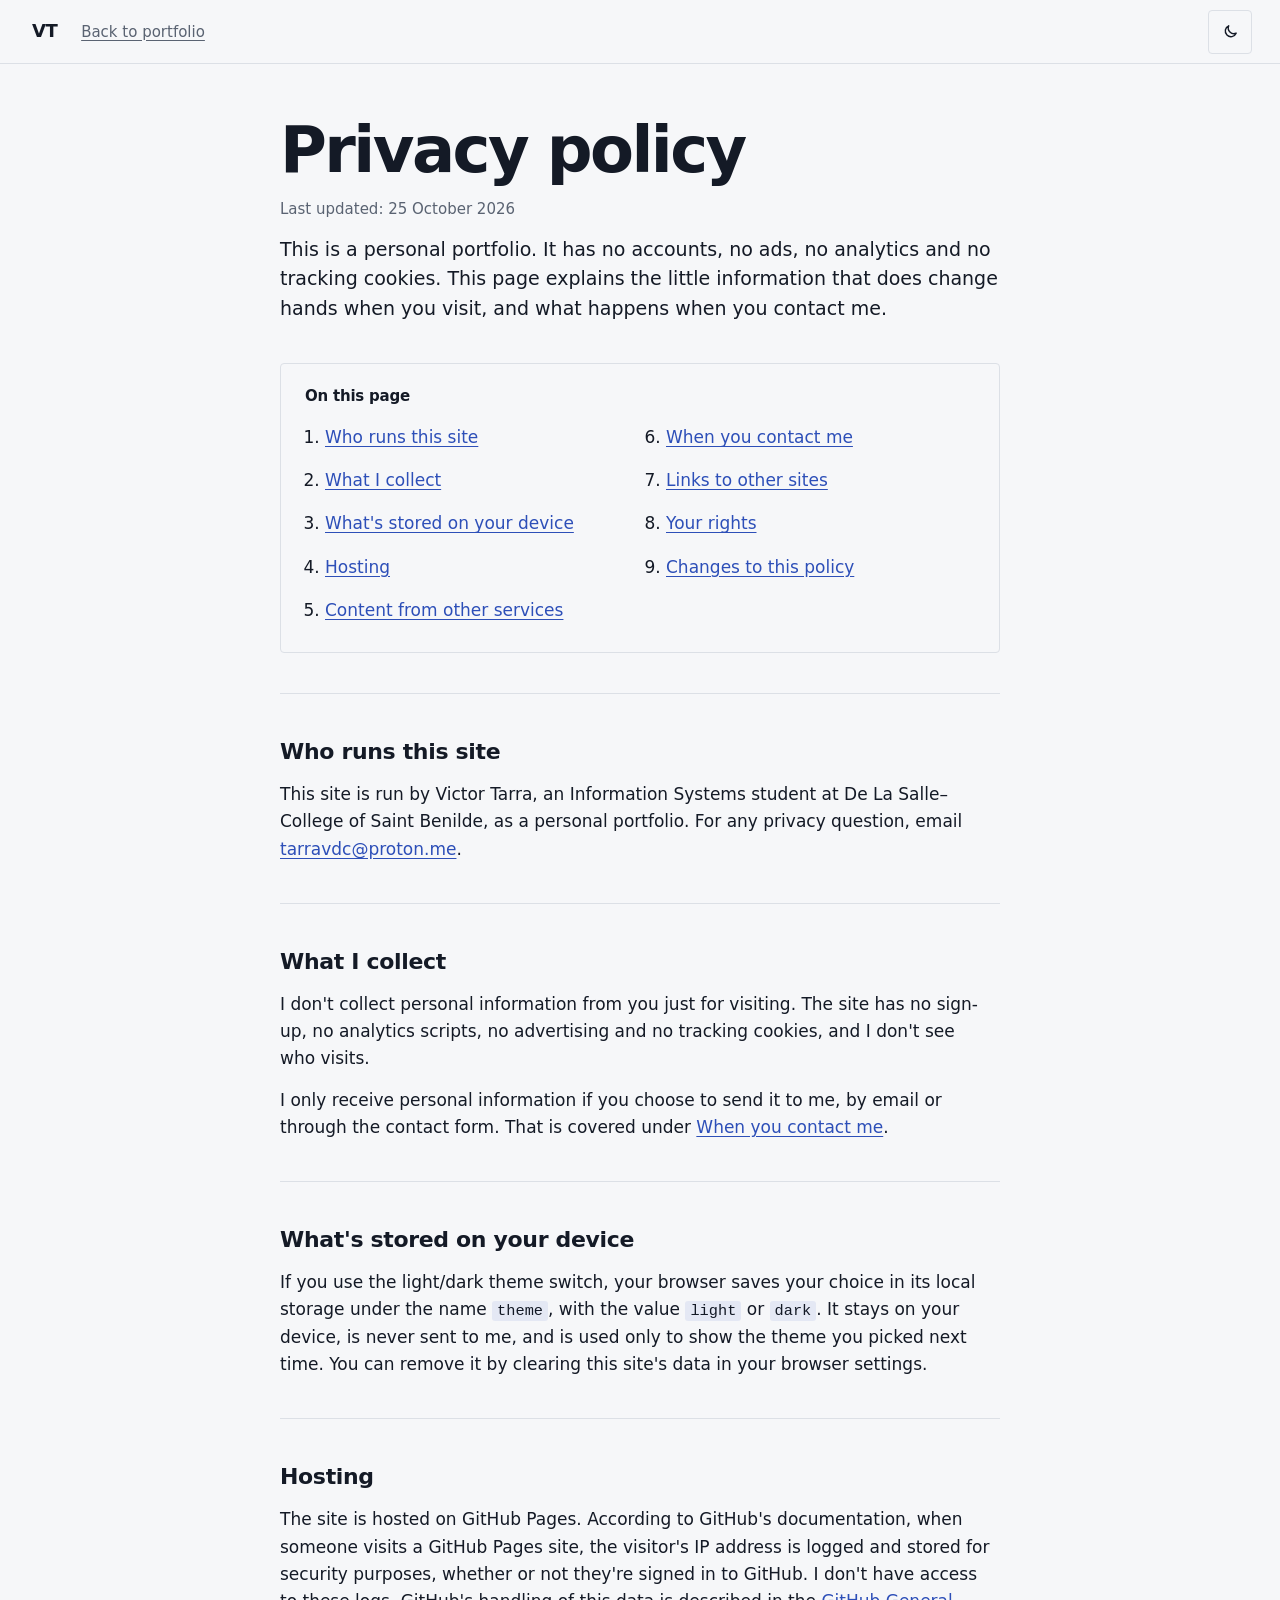
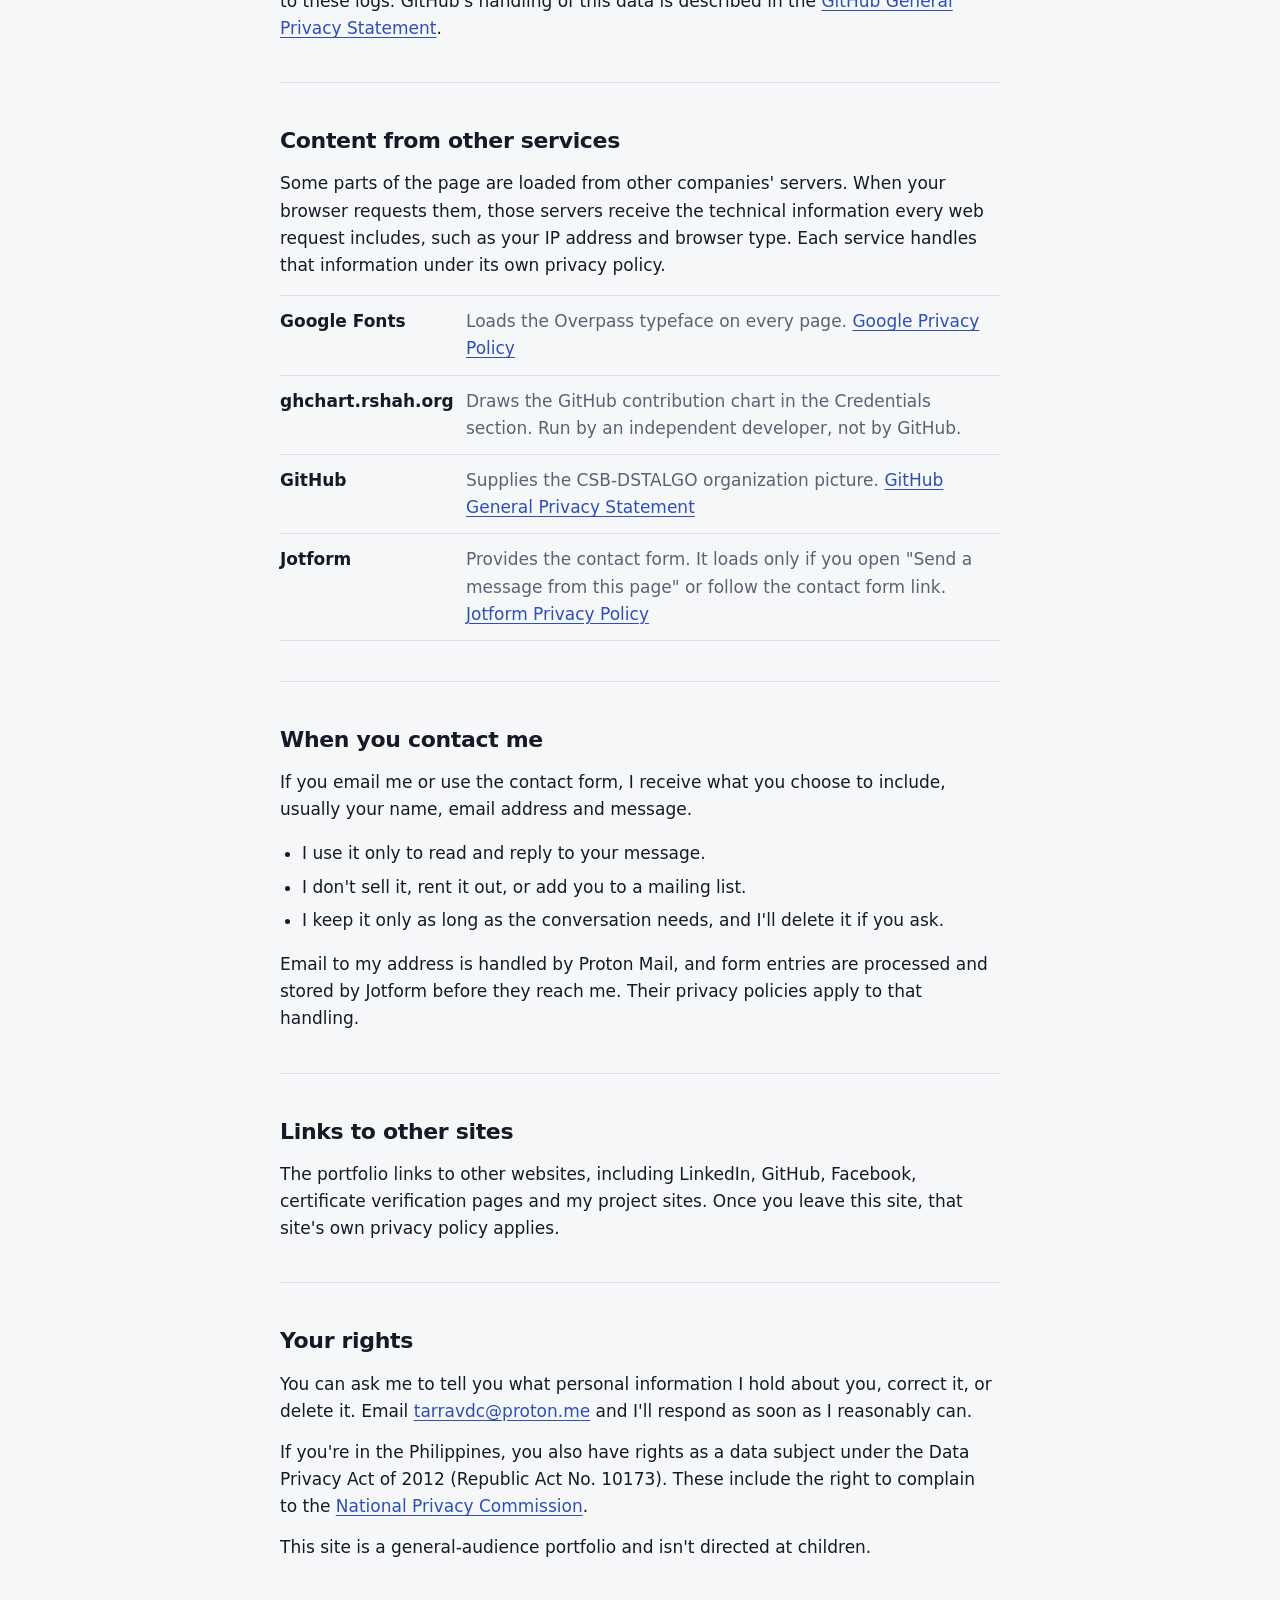
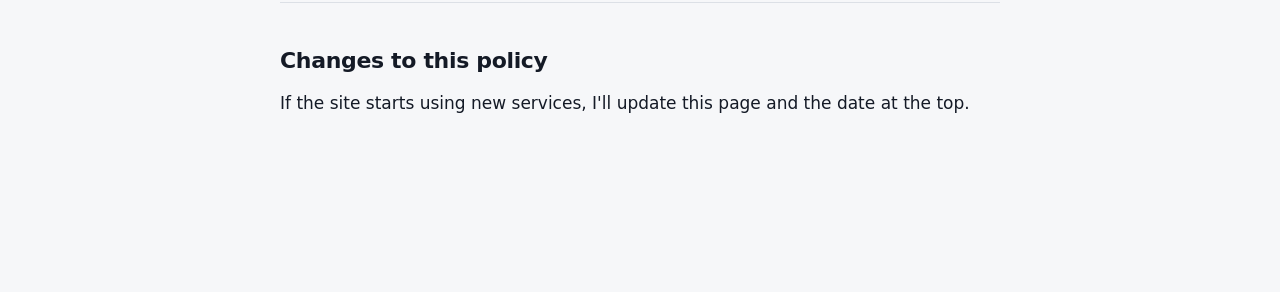
<file: privacy.html>
<!doctype html>
<html lang="en">
<head>
  <meta charset="utf-8" />
  <meta name="viewport" content="width=device-width, initial-scale=1" />
  <title>Privacy Policy | Victor Tarra</title>
  <meta name="description" content="How Victor Tarra's portfolio site handles visitor information." />
  <meta name="author" content="Victor Tarra" />
  <meta name="theme-color" content="#F6F7F9" media="(prefers-color-scheme: light)" />
  <meta name="theme-color" content="#0E131C" media="(prefers-color-scheme: dark)" />
  <link rel="canonical" href="https://tarravictor.github.io/MyPortfolio/privacy.html" />
    <meta http-equiv="Content-Security-Policy" content="default-src 'self'; script-src 'self' 'sha256-m3/v9xclebGPZrEqSOg/mvUuJF/owQPWjVMjzly1fbo=' 'sha256-/x7W7R75k8Roq0WaVRQX9blP4OufE5xbAdzklGxsgpw=' 'sha256-Y8M2nyVjJnbpSzcmLPBDqtbo3uvzaY9uq6XXH+BQgis='; style-src 'self' https://fonts.googleapis.com; style-src-attr 'unsafe-inline'; font-src https://fonts.gstatic.com; img-src 'self' data: https://ghchart.rshah.org https://avatars.githubusercontent.com https://placehold.co; frame-src https://form.jotform.com; connect-src 'none'; object-src 'none'; base-uri 'self'; form-action 'none'" />
  <meta name="referrer" content="strict-origin-when-cross-origin" />
  <script>if (window.top !== window.self) window.top.location = window.self.location;</script>
  <script>document.documentElement.classList.add('js');</script>
  <script>try { var t = localStorage.getItem('theme'); if (t === 'light' || t === 'dark') document.documentElement.dataset.theme = t; } catch (e) {}</script>
  <link rel="icon" type="image/svg+xml" href="favicon.svg" />
  <link rel="preconnect" href="https://fonts.googleapis.com" />
  <link rel="preconnect" href="https://fonts.gstatic.com" crossorigin />
  <link href="https://fonts.googleapis.com/css2?family=Overpass:ital,wght@0,400;0,500;0,600;0,800;0,900;1,400&display=swap" rel="stylesheet" />
  <link rel="stylesheet" href="style.css" />
  <script src="script.js" defer></script>
</head>
<body class="doc">
  <svg width="0" height="0" style="position:absolute" aria-hidden="true">
    <symbol id="i-moon" viewBox="0 0 24 24"><path d="M20 14.5A8 8 0 0 1 9.5 4a8 8 0 1 0 10.5 10.5z" fill="none" stroke="currentColor" stroke-width="2" stroke-linejoin="round"/></symbol>
    <symbol id="i-sun" viewBox="0 0 24 24"><circle cx="12" cy="12" r="4" fill="none" stroke="currentColor" stroke-width="2"/><path d="M12 2v2M12 20v2M4.9 4.9l1.4 1.4M17.7 17.7l1.4 1.4M2 12h2M20 12h2M4.9 19.1l1.4-1.4M17.7 6.3l1.4-1.4" fill="none" stroke="currentColor" stroke-width="2" stroke-linecap="round"/></symbol>
  </svg>

  <a href="#main" class="skip">Skip to content</a>

  <header class="doc-bar">
    <a href="./" class="mark" aria-label="Victor Tarra, back to portfolio">VT</a>
    <a href="./" class="doc-back">Back to portfolio</a>
    <button type="button" class="theme-btn js-theme" aria-label="Switch to dark theme"><svg class="ic ic-moon"><use href="#i-moon"/></svg><svg class="ic ic-sun"><use href="#i-sun"/></svg></button>
  </header>

  <main id="main" tabindex="-1" class="doc-main">
    <article class="policy">
      <h1>Privacy policy</h1>
      <p class="policy-meta">Last updated: 25 October 2026</p>

      <p class="policy-lede">This is a personal portfolio. It has no accounts, no ads, no analytics and no tracking cookies. This page explains the little information that does change hands when you visit, and what happens when you contact me.</p>

      <nav class="policy-toc" aria-label="On this page">
        <h2>On this page</h2>
        <ol>
          <li><a href="#who">Who runs this site</a></li>
          <li><a href="#collect">What I collect</a></li>
          <li><a href="#device">What's stored on your device</a></li>
          <li><a href="#hosting">Hosting</a></li>
          <li><a href="#third-party">Content from other services</a></li>
          <li><a href="#contact">When you contact me</a></li>
          <li><a href="#links">Links to other sites</a></li>
          <li><a href="#rights">Your rights</a></li>
          <li><a href="#changes">Changes to this policy</a></li>
        </ol>
      </nav>

      <section id="who">
        <h2>Who runs this site</h2>
        <p>This site is run by Victor Tarra, an Information Systems student at De La Salle–College of Saint Benilde, as a personal portfolio. For any privacy question, email <a href="mailto:tarravdc@proton.me">tarravdc@proton.me</a>.</p>
      </section>

      <section id="collect">
        <h2>What I collect</h2>
        <p>I don't collect personal information from you just for visiting. The site has no sign-up, no analytics scripts, no advertising and no tracking cookies, and I don't see who visits.</p>
        <p>I only receive personal information if you choose to send it to me, by email or through the contact form. That is covered under <a href="#contact">When you contact me</a>.</p>
      </section>

      <section id="device">
        <h2>What's stored on your device</h2>
        <p>If you use the light/dark theme switch, your browser saves your choice in its local storage under the name <code>theme</code>, with the value <code>light</code> or <code>dark</code>. It stays on your device, is never sent to me, and is used only to show the theme you picked next time. You can remove it by clearing this site's data in your browser settings.</p>
      </section>

      <section id="hosting">
        <h2>Hosting</h2>
        <p>The site is hosted on GitHub Pages. According to GitHub's documentation, when someone visits a GitHub Pages site, the visitor's IP address is logged and stored for security purposes, whether or not they're signed in to GitHub. I don't have access to these logs. GitHub's handling of this data is described in the <a href="https://docs.github.com/en/site-policy/privacy-policies/github-general-privacy-statement" target="_blank" rel="noopener noreferrer">GitHub General Privacy Statement</a>.</p>
      </section>

      <section id="third-party">
        <h2>Content from other services</h2>
        <p>Some parts of the page are loaded from other companies' servers. When your browser requests them, those servers receive the technical information every web request includes, such as your IP address and browser type. Each service handles that information under its own privacy policy.</p>
        <dl class="policy-list">
          <div><dt>Google Fonts</dt><dd>Loads the Overpass typeface on every page. <a href="https://policies.google.com/privacy" target="_blank" rel="noopener noreferrer">Google Privacy Policy</a></dd></div>
          <div><dt>ghchart.rshah.org</dt><dd>Draws the GitHub contribution chart in the Credentials section. Run by an independent developer, not by GitHub.</dd></div>
          <div><dt>GitHub</dt><dd>Supplies the CSB-DSTALGO organization picture. <a href="https://docs.github.com/en/site-policy/privacy-policies/github-general-privacy-statement" target="_blank" rel="noopener noreferrer">GitHub General Privacy Statement</a></dd></div>
          <div><dt>Jotform</dt><dd>Provides the contact form. It loads only if you open "Send a message from this page" or follow the contact form link. <a href="https://www.jotform.com/privacy/" target="_blank" rel="noopener noreferrer">Jotform Privacy Policy</a></dd></div>
        </dl>
      </section>

      <section id="contact">
        <h2>When you contact me</h2>
        <p>If you email me or use the contact form, I receive what you choose to include, usually your name, email address and message.</p>
        <ul class="policy-bullets">
          <li>I use it only to read and reply to your message.</li>
          <li>I don't sell it, rent it out, or add you to a mailing list.</li>
          <li>I keep it only as long as the conversation needs, and I'll delete it if you ask.</li>
        </ul>
        <p>Email to my address is handled by Proton Mail, and form entries are processed and stored by Jotform before they reach me. Their privacy policies apply to that handling.</p>
      </section>

      <section id="links">
        <h2>Links to other sites</h2>
        <p>The portfolio links to other websites, including LinkedIn, GitHub, Facebook, certificate verification pages and my project sites. Once you leave this site, that site's own privacy policy applies.</p>
      </section>

      <section id="rights">
        <h2>Your rights</h2>
        <p>You can ask me to tell you what personal information I hold about you, correct it, or delete it. Email <a href="mailto:tarravdc@proton.me">tarravdc@proton.me</a> and I'll respond as soon as I reasonably can.</p>
        <p>If you're in the Philippines, you also have rights as a data subject under the Data Privacy Act of 2012 (Republic Act No. 10173). These include the right to complain to the <a href="https://privacy.gov.ph/" target="_blank" rel="noopener noreferrer">National Privacy Commission</a>.</p>
        <p>This site is a general-audience portfolio and isn't directed at children.</p>
      </section>

      <section id="changes">
        <h2>Changes to this policy</h2>
        <p>If the site starts using new services, I'll update this page and the date at the top.</p>
      </section>
    </article>
  </main>

  <footer class="footer">
    <div class="footer-inner doc-footer">
      <p class="footer-copy">© 2026 Victor Tarra. All rights reserved.</p>
      <a class="footer-top" href="./">Back to portfolio</a>
    </div>
  </footer>

  <div id="toast" role="status" aria-live="polite"></div>
</body>
</html>
</file>
<file: style.css>
/* Victor Tarra — portfolio
   Idea: the page is one route line, each section a station on it.
   Rules held to: one blue, one corner radius (4px), ruled lists instead
   of cards, no decoration that doesn't carry information. */

:root {
  --paper: #F6F7F9;
  --ink: #141A26;
  --muted: #5A6372;
  --rule: #DCE0E6;
  --blue: #2D4FB8;
  --blue-dark: #213C91;
  --on-blue: #FFFFFF;
  --blue-soft: #CFD8F3;   /* secondary text on blue, 5:1 */
  --dot: #848D9B;         /* inactive station, 3:1 on paper */

  --font: "Overpass", "Segoe UI", system-ui, sans-serif;
  --rail: 168px;
  --max: 1000px;
  --r: 4px;
  --ease: cubic-bezier(.2, .8, .2, 1);
}

@media (prefers-color-scheme: dark) {
  :root:not([data-theme="light"]) {
    --paper: #0E131C;
    --ink: #E7EAF0;
    --muted: #98A1B0;
    --rule: #263040;
    --blue: #7D97F0;
    --blue-dark: #A3B6F5;
    --on-blue: #0E131C;
    --blue-soft: #16224A;
    --dot: #647085;
    color-scheme: dark;
  }
}
:root[data-theme="dark"] {
  --paper: #0E131C;
  --ink: #E7EAF0;
  --muted: #98A1B0;
  --rule: #263040;
  --blue: #7D97F0;
  --blue-dark: #A3B6F5;
  --on-blue: #0E131C;
  --blue-soft: #16224A;
  --dot: #647085;
  color-scheme: dark;
}

*, *::before, *::after { box-sizing: border-box; }
html { color-scheme: light; scroll-behavior: smooth; scroll-padding-top: 96px; -webkit-text-size-adjust: 100%; }
body {
  margin: 0;
  background: var(--paper);
  color: var(--ink);
  font: 400 17px/1.6 var(--font);
  -webkit-font-smoothing: antialiased;
  overflow-x: clip;
}
img { display: block; max-width: 100%; height: auto; }
a { color: inherit; }
h1, h2, h3, p, ul, ol, dl, dd { margin: 0; padding: 0; }
ul, ol { list-style: none; }
::selection { background: var(--blue); color: var(--on-blue); }
:focus-visible { outline: 2px solid var(--blue); outline-offset: 3px; }
.ic { width: .85em; height: .85em; flex-shrink: 0; vertical-align: -.05em; }
a, button, summary { touch-action: manipulation; -webkit-tap-highlight-color: transparent; }
h1, h2, h3 { text-wrap: balance; }
.visually-hidden { position: absolute; width: 1px; height: 1px; overflow: hidden; clip: rect(0 0 0 0); white-space: nowrap; }

.skip {
  position: fixed; left: 16px; top: -60px; z-index: 100;
  background: var(--ink); color: var(--paper); padding: 10px 14px; border-radius: var(--r);
  text-decoration: none; font-weight: 600;
}
.skip:focus { top: 16px; }

/* ---------- Links and buttons ---------- */
.btn {
  display: inline-block; padding: 15px 22px 13px; border-radius: var(--r);
  background: var(--blue); color: var(--on-blue);
  font: 600 16px/1 var(--font); text-decoration: none;
  transition: background-color .15s;
}
.btn:hover { background: var(--blue-dark); }
.btn:active, .copy-btn:active, .theme-btn:active { transform: translateY(1px); }

.text-link {
  display: inline-flex; align-items: center; gap: .35em;
  padding: 9px 0; color: var(--blue); font-weight: 600;
  text-decoration: underline; text-decoration-thickness: 1px; text-underline-offset: 4px;
}
.text-link:hover { text-decoration-thickness: 2px; }

/* ---------- Mobile top bar ---------- */
.topbar {
  position: fixed; inset: 0 0 auto 0; z-index: 40; height: 56px;
  display: flex; align-items: center; gap: 10px; padding: 0 16px;
  background: var(--paper);
}
.mark { display: inline-flex; align-items: center; min-height: 44px; padding: 0 8px; margin-left: -8px; font-weight: 900; font-size: 18px; letter-spacing: -.03em; text-decoration: none; }
.now-at { flex: 1; font-size: 15px; color: var(--muted); }
.now-at::before { content: "/ "; color: var(--rule); }
.theme-btn {
  display: grid; place-items: center; width: 44px; height: 44px; margin-right: -4px; padding: 0;
  border: 1px solid var(--rule); border-radius: var(--r);
  background: transparent; color: var(--ink); cursor: pointer;
}
.theme-btn:hover { border-color: var(--ink); }
.theme-btn .ic { width: 17px; height: 17px; }
.ic-sun, .is-dark .ic-moon { display: none; }
.is-dark .ic-sun { display: block; }

/* ---------- Route ---------- */
/* Mobile: horizontal strip under the top bar */
.route {
  position: fixed; z-index: 39; top: 56px; left: 0; right: 0; height: 32px;
  padding: 0 16px; background: var(--paper); border-bottom: 1px solid var(--rule);
}
.route-track { position: absolute; left: 24px; right: 24px; top: 11px; height: 4px; background: var(--rule); }
.route-fill { position: absolute; inset: 0; background: var(--blue); transform-origin: 0 50%; transform: scaleX(0); }
.route ol { position: relative; display: flex; justify-content: space-between; height: 100%; }
.route a {
  position: relative; display: flex; align-items: flex-start; gap: 10px; padding-top: 5px;
  text-decoration: none; color: var(--muted); font-size: 14px; font-weight: 600;
}
.route a::before { content: ""; position: absolute; inset: -14px; } /* 44px tap area */
.dot {
  width: 16px; height: 16px; border-radius: 50%; flex-shrink: 0;
  background: var(--paper); border: 3px solid var(--dot);
  transition: border-color .2s, background-color .2s;
}
.route .label { position: absolute; width: 1px; height: 1px; overflow: hidden; clip: rect(0 0 0 0); white-space: nowrap; } /* named for screen readers */
.route a.passed .dot { border-color: var(--blue); background: var(--blue); }
.route a.active .dot { border-color: var(--blue); background: var(--paper); }
.route a.active { color: var(--ink); }
.rail-theme { display: none; }

/* Desktop: vertical line down the left edge */
@media (min-width: 1000px) {
  .topbar { display: none; }
  .route { top: 0; bottom: 0; right: auto; width: var(--rail); height: auto; padding: 0; border: 0; background: none; }
  .route-track { left: 46px; right: auto; top: 16vh; bottom: 22vh; width: 4px; height: auto; }
  .route-fill { transform-origin: 50% 0; transform: scaleY(0); }
  .route ol { position: absolute; left: 39px; top: 16vh; bottom: 22vh; height: auto; flex-direction: column; justify-content: space-between; }
  .route li { height: 0; display: flex; align-items: center; }
  .route a { align-items: center; gap: 12px; padding: 4px 0; }
  .dot { width: 18px; height: 18px; }
  .route .label { position: static; width: auto; height: auto; overflow: visible; clip: auto; padding-top: 2px; }
  .route a:hover { color: var(--ink); }
  .route a:hover .dot { border-color: var(--blue); }
  .rail-theme {
    display: block; position: absolute; left: 40px; bottom: 6vh;
    padding: 12px 0; border: 0; background: none; cursor: pointer;
    font: 400 14px/1.4 var(--font); color: var(--muted);
    text-decoration: underline; text-underline-offset: 3px; text-decoration-color: var(--rule);
  }
  .rail-theme:hover { color: var(--ink); text-decoration-color: currentColor; }
}

/* ---------- Layout ---------- */
main, .footer { padding-left: 16px; padding-right: 16px; }
main { padding-top: 88px; outline: none; }
@media (min-width: 640px) { main, .footer { padding-left: 32px; padding-right: 32px; } }
@media (min-width: 1000px) { main, .footer { padding-left: calc(var(--rail) + 24px); padding-right: 48px; } main { padding-top: 0; } }

.station {
  max-width: var(--max); margin: 0 auto; padding: 56px 0;
  border-top: 1px solid var(--rule);
}
.station h2 { font-size: 22px; font-weight: 800; letter-spacing: -.015em; color: var(--ink); margin-bottom: 24px; }
@media (min-width: 1100px) {
  .station { display: grid; grid-template-columns: 180px 1fr; gap: 0 32px; padding: 80px 0; }
  .station h2 { position: sticky; top: 80px; align-self: start; padding-top: 6px; }
}
.intro { color: var(--muted); max-width: 52ch; margin-bottom: 32px; }
.sub { font-size: 15px; font-weight: 700; color: var(--ink); margin: 56px 0 12px; }
.sub:first-child { margin-top: 0; }

/* ---------- Hero ---------- */
.hero {
  max-width: var(--max); margin: 0 auto;
  min-height: calc(100svh - 88px); padding: 32px 0 56px;
  display: grid; gap: 40px; align-content: center;
}
@media (min-width: 760px) { .hero { grid-template-columns: 1fr minmax(220px, 300px); align-items: end; gap: 56px; } }
@media (min-width: 1000px) { .hero { min-height: 100svh; } }

.hero-name {
  font-size: clamp(4rem, 14vw, 9rem); font-weight: 900;
  line-height: .88; letter-spacing: -.045em; margin-left: -.04em;
}
.hero-name span { display: block; }
/* The route line runs behind the surname: the one flourish on the page */
.hero-name span:last-child { display: inline-block; position: relative; isolation: isolate; padding-right: .06em; }
.hero-name span:last-child::after {
  content: ""; position: absolute; z-index: -1; left: -100vw; right: 0; bottom: -.1em; height: .07em;
  background: var(--blue);
  transform-origin: 100% 50%; transform: scaleX(0);
  animation: draw-h 1s var(--ease) .1s forwards;
}
@media (min-width: 1000px) { .hero-name span:last-child::after { left: -48px; } }
.hero-lede { font-size: 19px; line-height: 1.55; max-width: 38ch; margin-top: 32px; }
.actions { display: flex; flex-wrap: wrap; align-items: center; gap: 12px 24px; margin-top: 32px; }

/* Portrait: cut-out photo standing in a station ring; head breaks out of the top */
.portrait {
  --d: min(78vw, 400px); --ring: 6px;
  position: relative; width: var(--d); height: calc(var(--d) * 1.16);
  justify-self: start; isolation: isolate;
}
@media (min-width: 760px) { .portrait { justify-self: end; } }
.portrait-ring {
  position: absolute; left: 0; bottom: 0; width: 100%; aspect-ratio: 1; border-radius: 50%; z-index: -1;
  background: color-mix(in srgb, var(--blue) 10%, var(--paper));
  box-shadow: inset 0 0 0 var(--ring) var(--blue);
}
.portrait-clip {
  position: absolute; top: 0; left: var(--ring); right: var(--ring); bottom: var(--ring); overflow: hidden;
  border-radius: 0 0 calc(var(--d) / 2 - var(--ring)) calc(var(--d) / 2 - var(--ring));
}
.portrait-clip img {
  position: absolute; bottom: 0; left: 50%; width: 112%; max-width: none; height: auto;
  transform: translateX(-50%);
}

/* ---------- About ---------- */
.statement { font-size: clamp(1.3rem, 2.4vw, 1.75rem); line-height: 1.4; letter-spacing: -.01em; max-width: 36ch; }
.about-list { margin-top: 40px; max-width: 620px; }
.about-list div { display: grid; grid-template-columns: 140px 1fr; gap: 16px; padding: 12px 0; border-top: 1px solid var(--rule); }
.about-list div:last-child { border-bottom: 1px solid var(--rule); }
.about-list dt { color: var(--muted); }
.about-list.skills { margin-top: 0; }
@media (max-width: 480px) { .about-list div { grid-template-columns: 1fr; gap: 2px; } }

/* ---------- Projects ---------- */
.project { display: grid; gap: 20px; padding: 40px 0; border-top: 1px solid var(--rule); }
.project:first-of-type { padding-top: 0; border-top: 0; }
@media (min-width: 820px) { .project { grid-template-columns: 1.3fr 1fr; gap: 36px; align-items: start; } }

.shot {
  display: block; width: 100%; padding: 0; border: 1px solid var(--rule); border-radius: var(--r);
  background: #fff; overflow: hidden; cursor: zoom-in;
}
.shot img { width: 100%; aspect-ratio: 16 / 10; object-fit: cover; object-position: top; }
.shot:hover { border-color: var(--muted); }

.course { font-size: 14px; color: var(--muted); margin-bottom: 10px; }
/* Course code styled like a station sign */
.code {
  display: inline-block; margin-right: 4px; padding: 3px 7px 1px; border-radius: 2px;
  background: var(--blue); color: var(--on-blue); font-weight: 700; font-size: 12px; letter-spacing: .03em;
}
.project h3 { font-size: clamp(1.5rem, 2.6vw, 2rem); font-weight: 800; letter-spacing: -.025em; line-height: 1.1; margin-bottom: 10px; }
.project-body > p:not(.course) { color: var(--muted); max-width: 48ch; }
.facts { margin: 20px 0; font-size: 15px; }
.facts div { display: grid; grid-template-columns: 92px 1fr; gap: 12px; padding: 7px 0; border-top: 1px solid var(--rule); }
.facts dt { color: var(--muted); }
.project-body .note { font-size: 14px; margin-bottom: 20px; }

/* ---------- Credentials ---------- */
.timeline { position: relative; }
.timeline li { position: relative; display: grid; grid-template-columns: 48px 1fr auto; gap: 16px; align-items: center; padding: 12px 0; }
.timeline::before { content: ""; position: absolute; left: 22px; top: 36px; bottom: 36px; width: 4px; background: var(--rule); }
.timeline .now::after { content: ""; position: absolute; left: 22px; top: 36px; height: 100%; width: 4px; background: var(--blue); }
.seal { position: relative; z-index: 1; width: 48px; height: 48px; border-radius: 50%; background: #fff; object-fit: contain; padding: 5px; border: 3px solid var(--rule); }
.timeline .now .seal { border-color: var(--blue); }
.what { font-weight: 700; line-height: 1.3; }
.detail { color: var(--muted); font-size: 15px; }
.when { font-size: 15px; color: var(--muted); font-variant-numeric: tabular-nums; white-space: nowrap; }
@media (max-width: 520px) {
  .timeline li { grid-template-columns: 48px 1fr; row-gap: 0; }
  .timeline .seal { grid-row: 1 / 3; }
  .when { grid-column: 2; grid-row: 1; font-size: 14px; }
  .timeline li > div { grid-column: 2; grid-row: 2; }
}

.certs { width: 100%; border-collapse: collapse; font-size: 15px; }
.certs td { padding: 12px 16px 12px 0; border-top: 1px solid var(--rule); vertical-align: middle; }
.certs tr:last-child td { border-bottom: 1px solid var(--rule); }
.c-name { font-weight: 600; }
.c-name img { display: inline-block; vertical-align: middle; width: 28px; height: 28px; margin-right: 12px; object-fit: contain; background: #fff; border-radius: 2px; padding: 2px; }
.c-org, .c-date { color: var(--muted); white-space: nowrap; }
.c-date span { display: block; font-size: 13px; }
.certs .c-link { text-align: right; padding-right: 0; }
.c-link a { display: inline-block; padding: 10px 0 10px 8px; color: var(--blue); font-weight: 600; text-underline-offset: 3px; }
@media (max-width: 700px) {
  .certs, .certs tbody, .certs tr, .certs td { display: block; }
  .certs tr { display: grid; grid-template-columns: 1fr auto; column-gap: 12px; padding: 12px 0; border-top: 1px solid var(--rule); }
  .certs tr:last-child { border-bottom: 1px solid var(--rule); }
  .certs td, .certs tr:last-child td { border: 0; padding: 0; }
  .certs .c-name { grid-column: 1 / -1; margin-bottom: 4px; display: flex; align-items: flex-start; gap: 12px; }
  .c-name img { margin: 0; }
  .certs .c-org, .certs .c-date { grid-column: 1; padding-left: 40px; font-size: 14px; white-space: normal; }
  .c-date span { display: inline; font-size: inherit; }
  .c-date span::before { content: ","; }
  .certs .c-link { grid-column: 2; grid-row: 2 / 4; align-self: center; }
}

.gh-head { display: flex; flex-wrap: wrap; justify-content: space-between; gap: 8px; margin-bottom: 12px; }
.gh-head > span { color: var(--muted); font-size: 15px; }
.gh-chart { display: block; overflow-x: auto; padding: 16px; border: 1px solid var(--rule); border-radius: var(--r); background: #fff; }
.gh-chart:hover { border-color: var(--muted); }
.gh-chart img { min-width: 640px; width: 100%; }

.orgs li { display: grid; grid-template-columns: 28px auto 1fr; align-items: center; gap: 4px 12px; padding: 12px 0; border-top: 1px solid var(--rule); }
.orgs li:last-child { border-bottom: 1px solid var(--rule); }
.orgs img { width: 28px; height: 28px; border-radius: 50%; object-fit: cover; }
.orgs a { display: inline-block; padding: 10px 0; font-weight: 600; text-underline-offset: 3px; text-decoration-color: var(--dot); }
.orgs a:hover { text-decoration-color: currentColor; }
.orgs span { color: var(--muted); font-size: 15px; }
@media (max-width: 600px) { .orgs li { grid-template-columns: 28px 1fr; } .orgs span { grid-column: 2; } }

/* ---------- Contact: the line ends at a blue station sign ---------- */
.station.contact {
  padding: 48px 20px; border-top: 0; border-radius: var(--r);
  background: var(--blue); color: var(--on-blue);
}
@media (min-width: 640px) { .station.contact { padding: 64px 48px; } }
@media (min-width: 1100px) { .station.contact { grid-template-columns: 132px 1fr; } }
.contact .intro { color: var(--blue-soft); }
.contact h2 { color: var(--on-blue); }
.email-row { display: flex; flex-wrap: wrap; align-items: baseline; gap: 12px 20px; }
.email {
  font-size: clamp(1.75rem, 5.5vw, 3.5rem); font-weight: 800; letter-spacing: -.035em; line-height: 1.1;
  display: inline-block; padding: 7px 0; overflow-wrap: anywhere; text-decoration: underline; text-decoration-thickness: 2px; text-underline-offset: 8px;
}
.copy-btn {
  min-height: 44px; padding: 8px 16px 6px; border: 1px solid currentColor; border-radius: var(--r);
  background: transparent; color: inherit; font: 600 14px/1 var(--font); cursor: pointer;
}
.copy-btn:hover { background: var(--on-blue); color: var(--blue); border-color: var(--on-blue); }
.socials { display: flex; flex-wrap: wrap; gap: 8px 28px; margin-top: 32px; font-weight: 600; }
.socials a { display: inline-block; padding: 10px 0; text-underline-offset: 4px; }
.socials { margin-top: 20px; }
.contact :focus-visible { outline-color: var(--on-blue); }

.form-details { margin-top: 40px; }
.form-details summary { cursor: pointer; font-weight: 600; width: fit-content; padding: 10px 0; }
.form-details summary:hover { text-decoration: underline; text-underline-offset: 4px; }
.form-details iframe { display: block; width: 100%; height: 640px; margin-top: 16px; border: 0; border-radius: var(--r); background: #fff; }

/* ---------- Footer ---------- */
.footer { padding-top: 48px; padding-bottom: 40px; color: var(--muted); font-size: 15px; }
.footer-inner {
  max-width: var(--max); margin: 0 auto;
  display: grid; gap: 32px 40px; grid-template-columns: 1fr 1fr;
}
.footer-id { grid-column: 1 / -1; }
.footer-name { color: var(--ink); font-weight: 800; font-size: 17px; }
.footer-head { color: var(--ink); font-weight: 700; font-size: 14px; margin-bottom: 4px; }
.footer-col a { display: inline-block; padding: 10px 0; text-decoration: none; }
.footer-col a:hover { color: var(--ink); text-decoration: underline; text-underline-offset: 3px; }
.footer-copy, .footer-top { margin-top: 8px; padding-top: 20px; border-top: 1px solid var(--rule); font-size: 14px; }
.footer-copy { grid-column: 1; }
.footer-top { grid-column: 2; text-align: right; text-underline-offset: 3px; padding-bottom: 12px; }
@media (min-width: 760px) {
  .footer-inner { grid-template-columns: 2fr 1fr 1fr; }
  .footer-id { grid-column: 1; }
  .footer-copy { grid-column: 1 / 3; }
  .footer-top { grid-column: 3; }
}

/* ---------- Screenshot viewer ---------- */
.lightbox {
  width: min(1200px, calc(100vw - 32px)); max-height: calc(100svh - 32px);
  padding: 0; border: 1px solid var(--rule); border-radius: var(--r); overflow: hidden;
  background: var(--paper); color: var(--ink);
}
.lightbox::backdrop { background: rgba(8, 12, 20, .8); }
.lightbox[open] { animation: lb-in .2s var(--ease); }
@keyframes lb-in { from { opacity: 0; transform: scale(.98); } }
.lightbox-bar { display: flex; align-items: center; gap: 20px; padding: 10px 10px 10px 16px; border-bottom: 1px solid var(--rule); }
.lightbox-bar p { flex: 1; min-width: 0; font-weight: 700; overflow: hidden; text-overflow: ellipsis; white-space: nowrap; }
.lightbox-close { display: grid; place-items: center; width: 44px; height: 44px; padding: 0; border: 1px solid var(--rule); border-radius: var(--r); background: transparent; color: var(--ink); cursor: pointer; font-size: 18px; }
.lightbox-close:hover { border-color: var(--ink); }
.lightbox img { width: 100%; max-height: calc(100svh - 92px); object-fit: contain; background: #fff; }

/* ---------- Toast ---------- */
#toast {
  position: fixed; left: 50%; bottom: 24px; z-index: 60;
  background: var(--ink); color: var(--paper); padding: 10px 16px 8px; border-radius: var(--r);
  font-size: 14px; font-weight: 600;
  opacity: 0; transform: translate(-50%, 8px); pointer-events: none;
  transition: opacity .2s, transform .25s var(--ease);
}
#toast.show { opacity: 1; transform: translate(-50%, 0); }

/* ---------- Load: the line draws in once ---------- */
@keyframes draw-h { to { transform: scaleX(1); } }
@keyframes draw-v { from { transform: scaleY(0); } }
@media (min-width: 1000px) { .route-track { animation: draw-v .8s var(--ease) both; transform-origin: 50% 0; } }


/* ==========================================================
   Motion. Three rules: it plays once, it shows where you are
   or what just appeared, and it switches off for reduced motion.
   ========================================================== */
:root { --enter: .7s; --exit: .45s; --stagger: 55ms; }

/* 1. Arrival: name rises line by line, then the line draws under it */
.hero-name > span { animation: rise var(--enter) var(--ease) both; }
.hero-name > span:first-child { animation-delay: .05s; }
.hero-name > span:last-child { animation-delay: .16s; }
.hero-lede { animation: rise var(--enter) var(--ease) .32s both; }
.actions { animation: rise var(--enter) var(--ease) .42s both; }
.portrait-ring { animation: ring-in .8s var(--ease) .15s both; }
.portrait-clip { animation: unveil 1s var(--ease) .3s both; }
@keyframes ring-in { from { transform: scale(.6); opacity: 0; } }
.hero-name span:last-child::after { animation-delay: .55s; }
@keyframes rise { from { opacity: 0; transform: translateY(.45em); } }
@keyframes unveil { from { clip-path: inset(0 0 100% 0); } to { clip-path: inset(0 0 0 0); } }

/* 2. Scroll reveals (only when JS is on and motion is allowed) */
.js [data-reveal] {
  opacity: 0; transform: translateY(16px);
  transition: opacity var(--enter) ease, transform var(--enter) var(--ease);
  transition-delay: calc(var(--i, 0) * var(--stagger));
}
.js [data-reveal].is-in { opacity: 1; transform: none; }

/* Screenshots wipe open from the top, image settles */
.js .shot[data-reveal] { opacity: 1; transform: none; border-color: transparent; background: transparent; transition: border-color .4s ease .6s, background-color .4s ease .6s; }
.js .shot[data-reveal] img { clip-path: inset(0 0 100% 0); transform: scale(1.06); transition: clip-path .9s var(--ease), transform 1.2s var(--ease); }
.js .shot[data-reveal].is-in { border-color: var(--rule); background: #fff; }
.js .shot[data-reveal].is-in img { clip-path: inset(0 0 0 0); transform: none; }

/* Education line fills toward the current school */
.js .timeline[data-reveal] { opacity: 1; transform: none; }
.js .timeline[data-reveal]::before, .js .timeline[data-reveal] .now::after { transform: scaleY(0); transform-origin: 50% 100%; transition: transform .9s var(--ease) .2s; }
.js .timeline[data-reveal].is-in::before, .js .timeline[data-reveal].is-in .now::after { transform: none; }

/* Contact: email underline draws in */
.js .email-row[data-reveal] .email { text-decoration-color: transparent; transition: text-decoration-color .6s ease .35s; }
.js .email-row[data-reveal].is-in .email { text-decoration-color: currentColor; }

/* 3. Route: a station pulses once when you arrive */
.route a.arrive .dot { animation: arrive .6s var(--ease); }
@keyframes arrive {
  0% { box-shadow: 0 0 0 0 color-mix(in srgb, var(--blue) 45%, transparent); }
  100% { box-shadow: 0 0 0 10px color-mix(in srgb, var(--blue) 0%, transparent); }
}

/* 4. Responses to the pointer */
.text-link .ic { transition: transform .25s var(--ease); }
.text-link:hover .ic { transform: translate(2px, -2px); }
.btn { transition: background-color .15s, transform .25s var(--ease), box-shadow .25s; }
@media (hover: hover) { .btn:hover { transform: translateY(-2px); box-shadow: 0 6px 16px -8px color-mix(in srgb, var(--blue) 60%, transparent); } }
.shot img { transition: transform .5s var(--ease); }
@media (hover: hover) { .shot:hover img { transform: scale(1.015); } }
.certs tr, .orgs li { transition: background-color .2s; }
@media (hover: hover) { .certs tbody tr:hover, .orgs li:hover { background: color-mix(in srgb, var(--blue) 5%, transparent); } }
.now-at.swap { animation: swap .3s var(--ease); }
@keyframes swap { from { opacity: 0; transform: translateY(5px); } }

/* Viewer opens from its thumbnail direction, closes quicker */
.lightbox[open] { animation: lb-in .28s var(--ease); }
@keyframes lb-in { from { opacity: 0; transform: translateY(12px) scale(.985); } }
.lightbox::backdrop { animation: fade .28s ease; }
@keyframes fade { from { opacity: 0; } }

@media (prefers-reduced-motion: reduce) {
  html { scroll-behavior: auto; }
  *, *::before, *::after { animation: none !important; transition: none !important; }
  .hero-name span:last-child::after { transform: none; }
  .js [data-reveal], .js .shot[data-reveal] img { opacity: 1 !important; transform: none !important; clip-path: none !important; }
}

/* ---------- Privacy policy page ---------- */
.footer-copy a { margin-left: 12px; text-underline-offset: 3px; display: inline-block; padding: 10px 0; margin-top: -10px; margin-bottom: -10px; }
.privacy-note { margin-top: 16px; font-size: 14px; color: var(--blue-soft); }
.privacy-note a { color: var(--on-blue); text-underline-offset: 3px; display: inline-block; padding: 10px 0; margin: -10px 0; }

.doc-bar {
  position: sticky; top: 0; z-index: 40; height: 64px;
  display: flex; align-items: center; gap: 16px; padding: 0 16px;
  background: var(--paper); border-bottom: 1px solid var(--rule);
}
.doc-back { flex: 1; color: var(--muted); font-size: 15px; text-underline-offset: 3px; display: inline-flex; align-items: center; min-height: 44px; }
.doc-back:hover { color: var(--ink); }
@media (min-width: 640px) { .doc-bar { padding: 0 32px; } }
body.doc main.doc-main { padding: 0 16px; }
body.doc .footer { padding-left: 16px; padding-right: 16px; }
@media (min-width: 640px) { body.doc main.doc-main, body.doc .footer { padding-left: 32px; padding-right: 32px; } }
.policy, .doc-footer { max-width: 720px; margin: 0 auto; }
.doc-footer { grid-template-columns: 1fr auto !important; }
.doc-footer .footer-copy { grid-column: 1 !important; }
.doc-footer .footer-top { grid-column: 2 !important; }
.policy { padding: 56px 0 24px; }
.policy h1 { font-size: clamp(2.5rem, 7vw, 4rem); font-weight: 900; letter-spacing: -.04em; line-height: .95; }
.policy .policy-meta { margin-top: 16px; color: var(--muted); font-size: 15px; }
.policy-lede { margin-top: 28px; font-size: 19px; line-height: 1.55; max-width: 60ch; }
.policy section { padding-top: 40px; margin-top: 40px; border-top: 1px solid var(--rule); scroll-margin-top: 80px; }
.policy h2 { font-size: 22px; font-weight: 800; letter-spacing: -.015em; margin-bottom: 12px; }
.policy p { max-width: 66ch; color: var(--ink); }
.policy p + p { margin-top: 14px; }
.policy a { color: var(--blue); text-underline-offset: 3px; }
.policy code { font-size: .9em; padding: 1px 5px; border-radius: 3px; background: color-mix(in srgb, var(--blue) 9%, transparent); }
.policy-toc { margin-top: 40px; padding: 20px 24px; border: 1px solid var(--rule); border-radius: var(--r); }
.policy-toc h2 { font-size: 15px; margin-bottom: 8px; }
.policy-toc ol { list-style: decimal; padding-left: 20px; columns: 2 220px; column-gap: 32px; }
.policy-toc li { padding: 2px 0; break-inside: avoid; }
.policy-toc a { display: inline-block; padding: 6px 0; }
.policy-list { margin-top: 16px; }
.policy-list div { display: grid; grid-template-columns: 170px 1fr; gap: 4px 16px; padding: 12px 0; border-top: 1px solid var(--rule); }
.policy-list div:last-child { border-bottom: 1px solid var(--rule); }
.policy-list dt { font-weight: 700; }
.policy-list dd { color: var(--muted); }
@media (max-width: 560px) { .policy-list div { grid-template-columns: 1fr; } }
.policy-bullets { list-style: disc; padding-left: 22px; margin: 14px 0; max-width: 62ch; }
.policy-bullets li { padding: 3px 0; }
@media print { .doc-bar { display: none; } .policy-toc { display: none; } }

/* ---------- Print: a clean one-column copy for recruiters ---------- */
@media print {
  [data-reveal], [data-reveal] img { opacity: 1 !important; transform: none !important; clip-path: none !important; }
  @page { margin: 16mm; }
  :root { --paper: #fff; --ink: #000; --muted: #444; --rule: #ccc; --blue: #000; --on-blue: #000; --blue-soft: #444; }
  .topbar, .route, .lightbox, #toast, .form-details, .copy-btn, .footer-top, .footer-col, .actions .btn, .skip { display: none !important; }
  main, .footer { padding: 0 !important; }
  .hero { min-height: 0; padding: 0 0 16px; grid-template-columns: 1fr 120px; }
  .hero-name { font-size: 40pt; }
  .hero-name span:last-child::after { display: none; }
  .portrait { --d: 120px; }
  .station { padding: 16px 0; display: block; break-inside: auto; }
  .station h2 { position: static; font-size: 14pt; margin-bottom: 8px; }
  .project { grid-template-columns: 1fr; padding: 12px 0; break-inside: avoid; }
  .shot { display: none; }
  .station.contact { background: none; color: #000; padding: 16px 0; border-top: 1px solid #ccc; }
  .email { font-size: 18pt; }
  .gh-chart { display: none; }
  a[href^="http"]:not(.text-link)::after { content: " (" attr(href) ")"; font-size: 9pt; color: #444; word-break: break-all; }
  .c-link a::after, .gh-chart::after { content: none !important; }
}
@media (hover: hover) { .js .shot[data-reveal].is-in:hover img { transform: scale(1.015); } }
</file>
